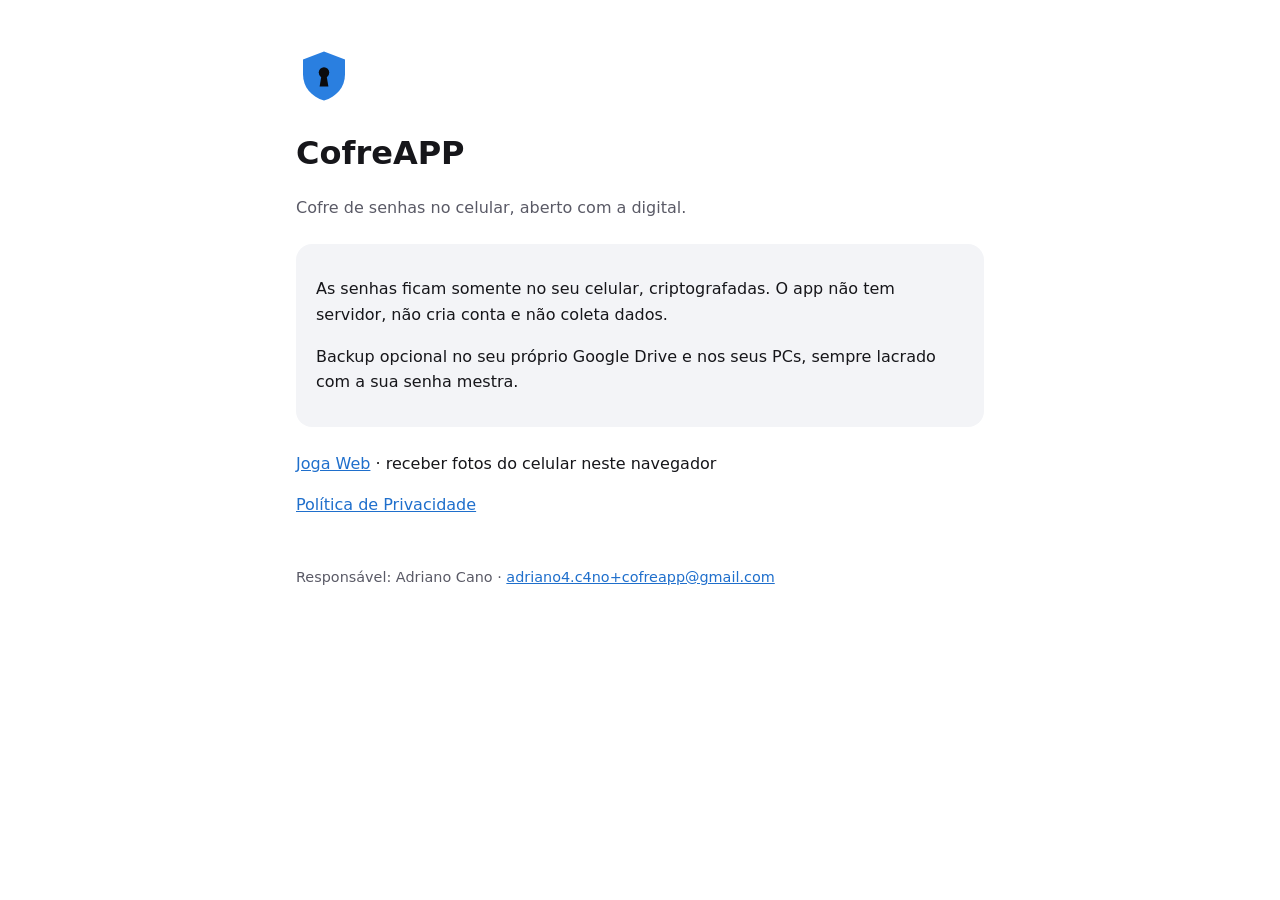
<file: index.html>
<!doctype html>
<html lang="pt-BR">
<head>
<meta charset="utf-8">
<meta name="viewport" content="width=device-width, initial-scale=1">
<title>CofreAPP</title>
<meta name="description" content="Cofre de senhas no celular, aberto com a digital.">
<link rel="icon" href="logo.svg">
<link rel="stylesheet" href="style.css">
</head>
<body>
<main>
<img class="logo" src="logo.svg" alt="">
<h1>CofreAPP</h1>
<p class="muted">Cofre de senhas no celular, aberto com a digital.</p>
<div class="card">
<p>As senhas ficam somente no seu celular, criptografadas. O app não tem servidor, não cria conta e não coleta dados.</p>
<p>Backup opcional no seu próprio Google Drive e nos seus PCs, sempre lacrado com a sua senha mestra.</p>
</div>
<p><a href="joga/">Joga Web</a> · receber fotos do celular neste navegador</p>
<p><a href="privacidade.html">Política de Privacidade</a></p>
<footer>Responsável: Adriano Cano · <a href="mailto:adriano4.c4no+cofreapp@gmail.com">adriano4.c4no+cofreapp@gmail.com</a></footer>
</main>
</body>
</html>
</file>
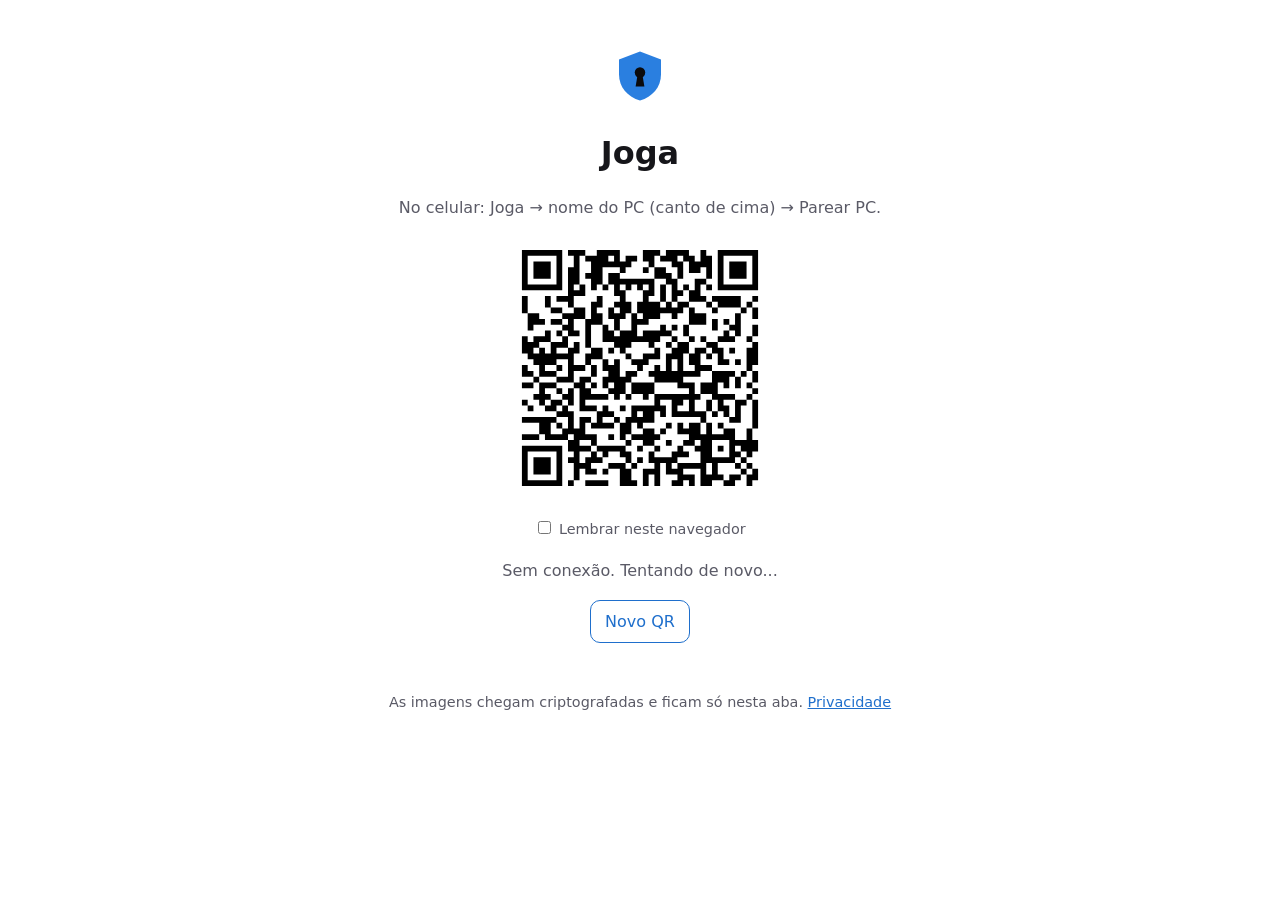
<file: joga/index.html>
<!doctype html>
<html lang="pt-BR">
<head>
<meta charset="utf-8">
<meta name="viewport" content="width=device-width, initial-scale=1">
<meta http-equiv="Content-Security-Policy" content="default-src 'none'; script-src 'self'; style-src 'self' 'unsafe-inline'; img-src 'self' blob: data:; connect-src https://ntfy.sh; base-uri 'none'; form-action 'none'">
<meta name="referrer" content="no-referrer">
<title>Joga</title>
<link rel="icon" href="../logo.svg">
<link rel="stylesheet" href="../style.css">
<style>
  main { text-align: center; }
  .qr { display: inline-block; background: #fff; border-radius: 16px; padding: 12px; line-height: 0; }
  .qr svg { width: 240px; height: 240px; }
  .small .qr svg { width: 120px; height: 120px; }
  #status { min-height: 1.6em; margin: 16px 0; }
  #shot img { max-width: 100%; max-height: 70vh; border-radius: 12px; cursor: pointer; }
  .row { display: flex; gap: 12px; justify-content: center; margin-top: 12px; flex-wrap: wrap; }
  button, .link { background: none; border: 1px solid var(--blue); color: var(--blue); border-radius: 10px; padding: 8px 14px; font: inherit; cursor: pointer; text-decoration: none; }
  button.primary { background: var(--blue); color: #0B0B0D; }
  label { color: var(--muted); font-size: .9rem; }
  .hidden { display: none; }
  .ok { color: var(--blue); }
</style>
</head>
<body>
<main>
  <img class="logo" src="../logo.svg" alt="">
  <h1>Joga</h1>

  <section id="pair">
    <p class="muted">No celular: Joga → nome do PC (canto de cima) → Parear PC.</p>
    <div class="qr" id="qr"></div>
    <p><label><input type="checkbox" id="remember"> Lembrar neste navegador</label></p>
  </section>

  <p id="status" class="muted">Esperando imagem...</p>

  <section id="shot" class="hidden">
    <img id="img" alt="Imagem recebida do celular" title="Clique para copiar">
    <div class="row">
      <button id="copy" class="primary hidden">Copiar</button>
      <a id="save" class="link" download>Salvar como...</a>
    </div>
  </section>

  <div class="row">
    <button id="showqr" class="hidden">Mostrar QR</button>
    <button id="reset">Novo QR</button>
  </div>

  <footer>As imagens chegam criptografadas e ficam só nesta aba. <a href="../privacidade.html">Privacidade</a></footer>
</main>
<script src="qrcode.js"></script>
<script src="joga.js"></script>
</body>
</html>
</file>
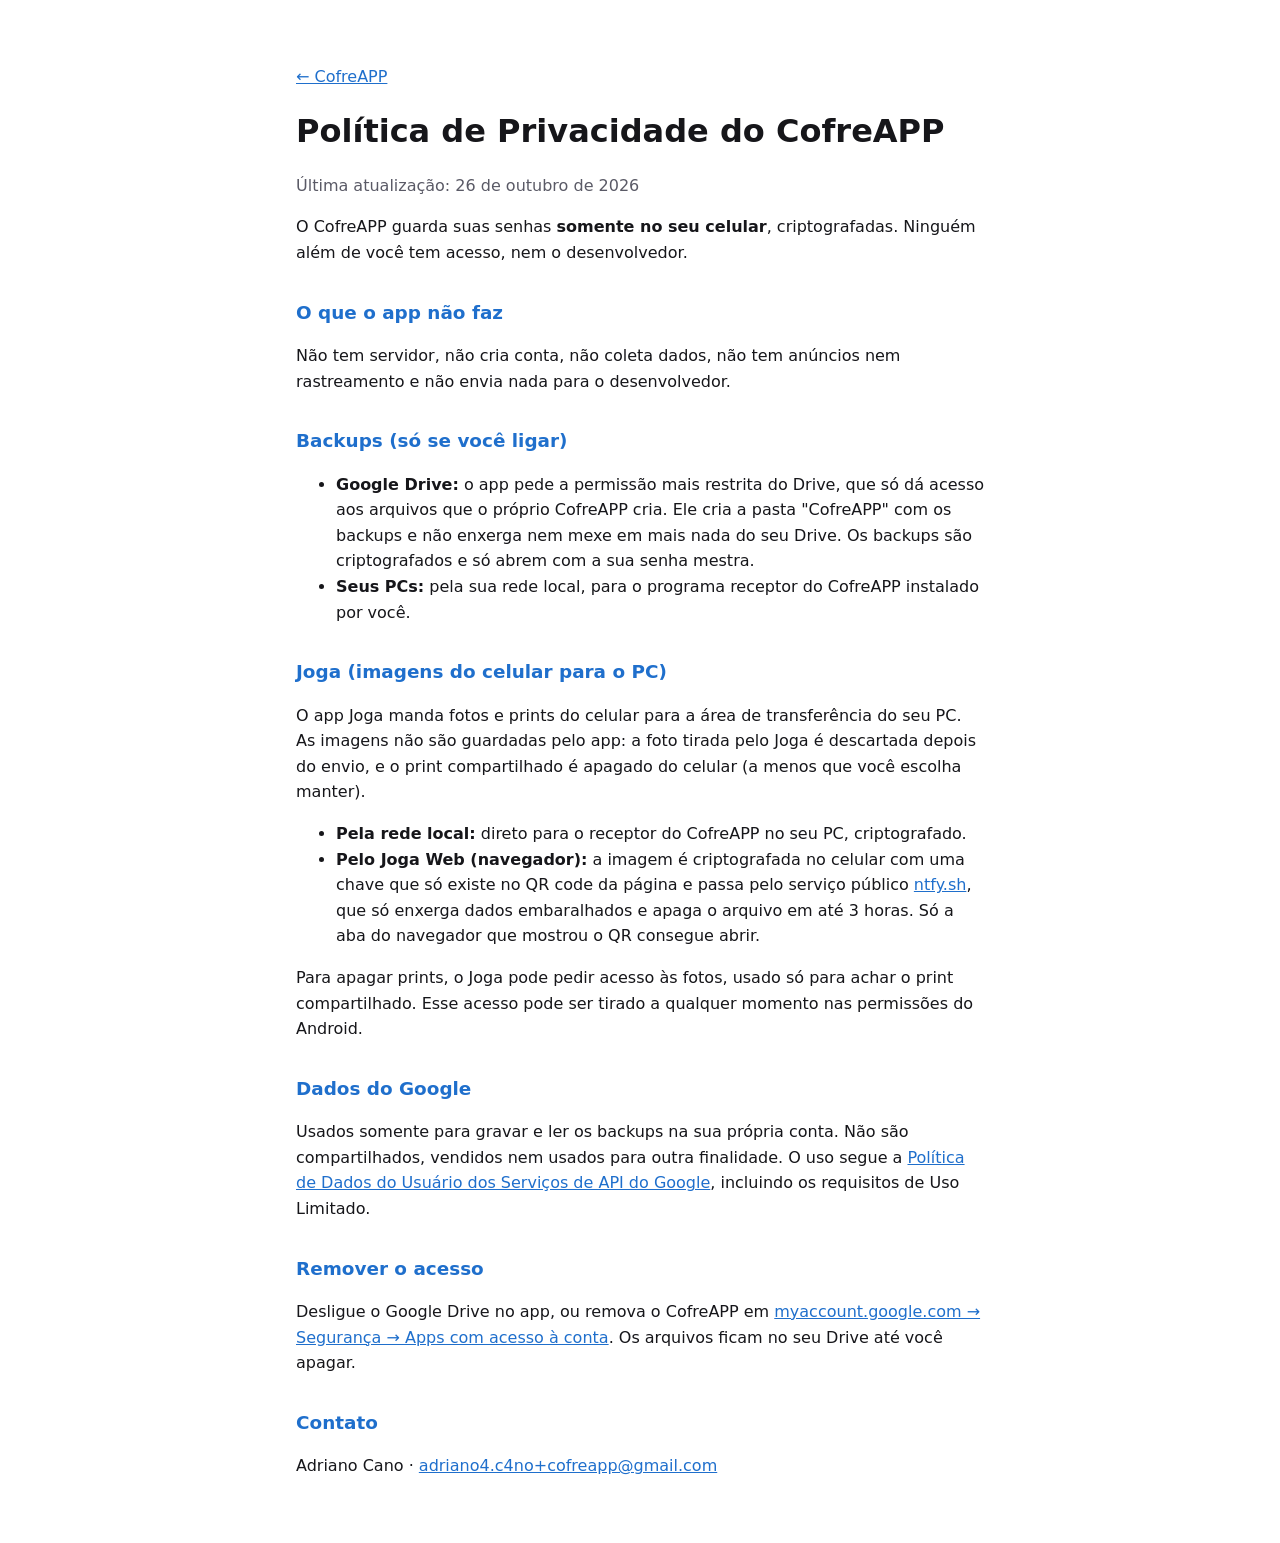
<file: privacidade.html>
<!doctype html>
<html lang="pt-BR">
<head>
<meta charset="utf-8">
<meta name="viewport" content="width=device-width, initial-scale=1">
<title>Privacidade do CofreAPP</title>
<link rel="icon" href="logo.svg">
<link rel="stylesheet" href="style.css">
</head>
<body>
<main>
<p><a href="./">← CofreAPP</a></p>
<h1>Política de Privacidade do CofreAPP</h1>
<p class="muted">Última atualização: 26 de outubro de 2026</p>

<p>O CofreAPP guarda suas senhas <strong>somente no seu celular</strong>, criptografadas. Ninguém além de você tem acesso, nem o desenvolvedor.</p>

<h2>O que o app não faz</h2>
<p>Não tem servidor, não cria conta, não coleta dados, não tem anúncios nem rastreamento e não envia nada para o desenvolvedor.</p>

<h2>Backups (só se você ligar)</h2>
<ul>
<li><strong>Google Drive:</strong> o app pede a permissão mais restrita do Drive, que só dá acesso aos arquivos que o próprio CofreAPP cria. Ele cria a pasta "CofreAPP" com os backups e não enxerga nem mexe em mais nada do seu Drive. Os backups são criptografados e só abrem com a sua senha mestra.</li>
<li><strong>Seus PCs:</strong> pela sua rede local, para o programa receptor do CofreAPP instalado por você.</li>
</ul>

<h2>Joga (imagens do celular para o PC)</h2>
<p>O app Joga manda fotos e prints do celular para a área de transferência do seu PC. As imagens não são guardadas pelo app: a foto tirada pelo Joga é descartada depois do envio, e o print compartilhado é apagado do celular (a menos que você escolha manter).</p>
<ul>
<li><strong>Pela rede local:</strong> direto para o receptor do CofreAPP no seu PC, criptografado.</li>
<li><strong>Pelo Joga Web (navegador):</strong> a imagem é criptografada no celular com uma chave que só existe no QR code da página e passa pelo serviço público <a href="https://ntfy.sh">ntfy.sh</a>, que só enxerga dados embaralhados e apaga o arquivo em até 3 horas. Só a aba do navegador que mostrou o QR consegue abrir.</li>
</ul>
<p>Para apagar prints, o Joga pode pedir acesso às fotos, usado só para achar o print compartilhado. Esse acesso pode ser tirado a qualquer momento nas permissões do Android.</p>

<h2>Dados do Google</h2>
<p>Usados somente para gravar e ler os backups na sua própria conta. Não são compartilhados, vendidos nem usados para outra finalidade. O uso segue a <a href="https://developers.google.com/terms/api-services-user-data-policy">Política de Dados do Usuário dos Serviços de API do Google</a>, incluindo os requisitos de Uso Limitado.</p>

<h2>Remover o acesso</h2>
<p>Desligue o Google Drive no app, ou remova o CofreAPP em <a href="https://myaccount.google.com/connections">myaccount.google.com → Segurança → Apps com acesso à conta</a>. Os arquivos ficam no seu Drive até você apagar.</p>

<h2>Contato</h2>
<p>Adriano Cano · <a href="mailto:adriano4.c4no+cofreapp@gmail.com">adriano4.c4no+cofreapp@gmail.com</a></p>
</main>
</body>
</html>
</file>
<file: style.css>
:root{--bg:#0B0B0D;--surface:#16161A;--text:#E8E8EC;--muted:#A0A0AB;--blue:#4DA3FF}
@media (prefers-color-scheme: light){:root{--bg:#FFFFFF;--surface:#F3F4F7;--text:#16161A;--muted:#5A5A66;--blue:#1F6FCC}}
*{box-sizing:border-box}
body{margin:0;background:var(--bg);color:var(--text);font:16px/1.6 system-ui,-apple-system,"Segoe UI",Roboto,sans-serif}
main{max-width:720px;margin:0 auto;padding:48px 16px}
h1{font-size:2rem;margin:0 0 8px}
h2{font-size:1.15rem;margin:32px 0 8px;color:var(--blue)}
p,li{color:var(--text)}
.muted{color:var(--muted)}
a{color:var(--blue)}
.logo{width:56px;height:56px;margin-bottom:16px}
.card{background:var(--surface);border-radius:16px;padding:16px 20px;margin:24px 0}
footer{margin-top:48px;font-size:.9rem;color:var(--muted)}
</file>
